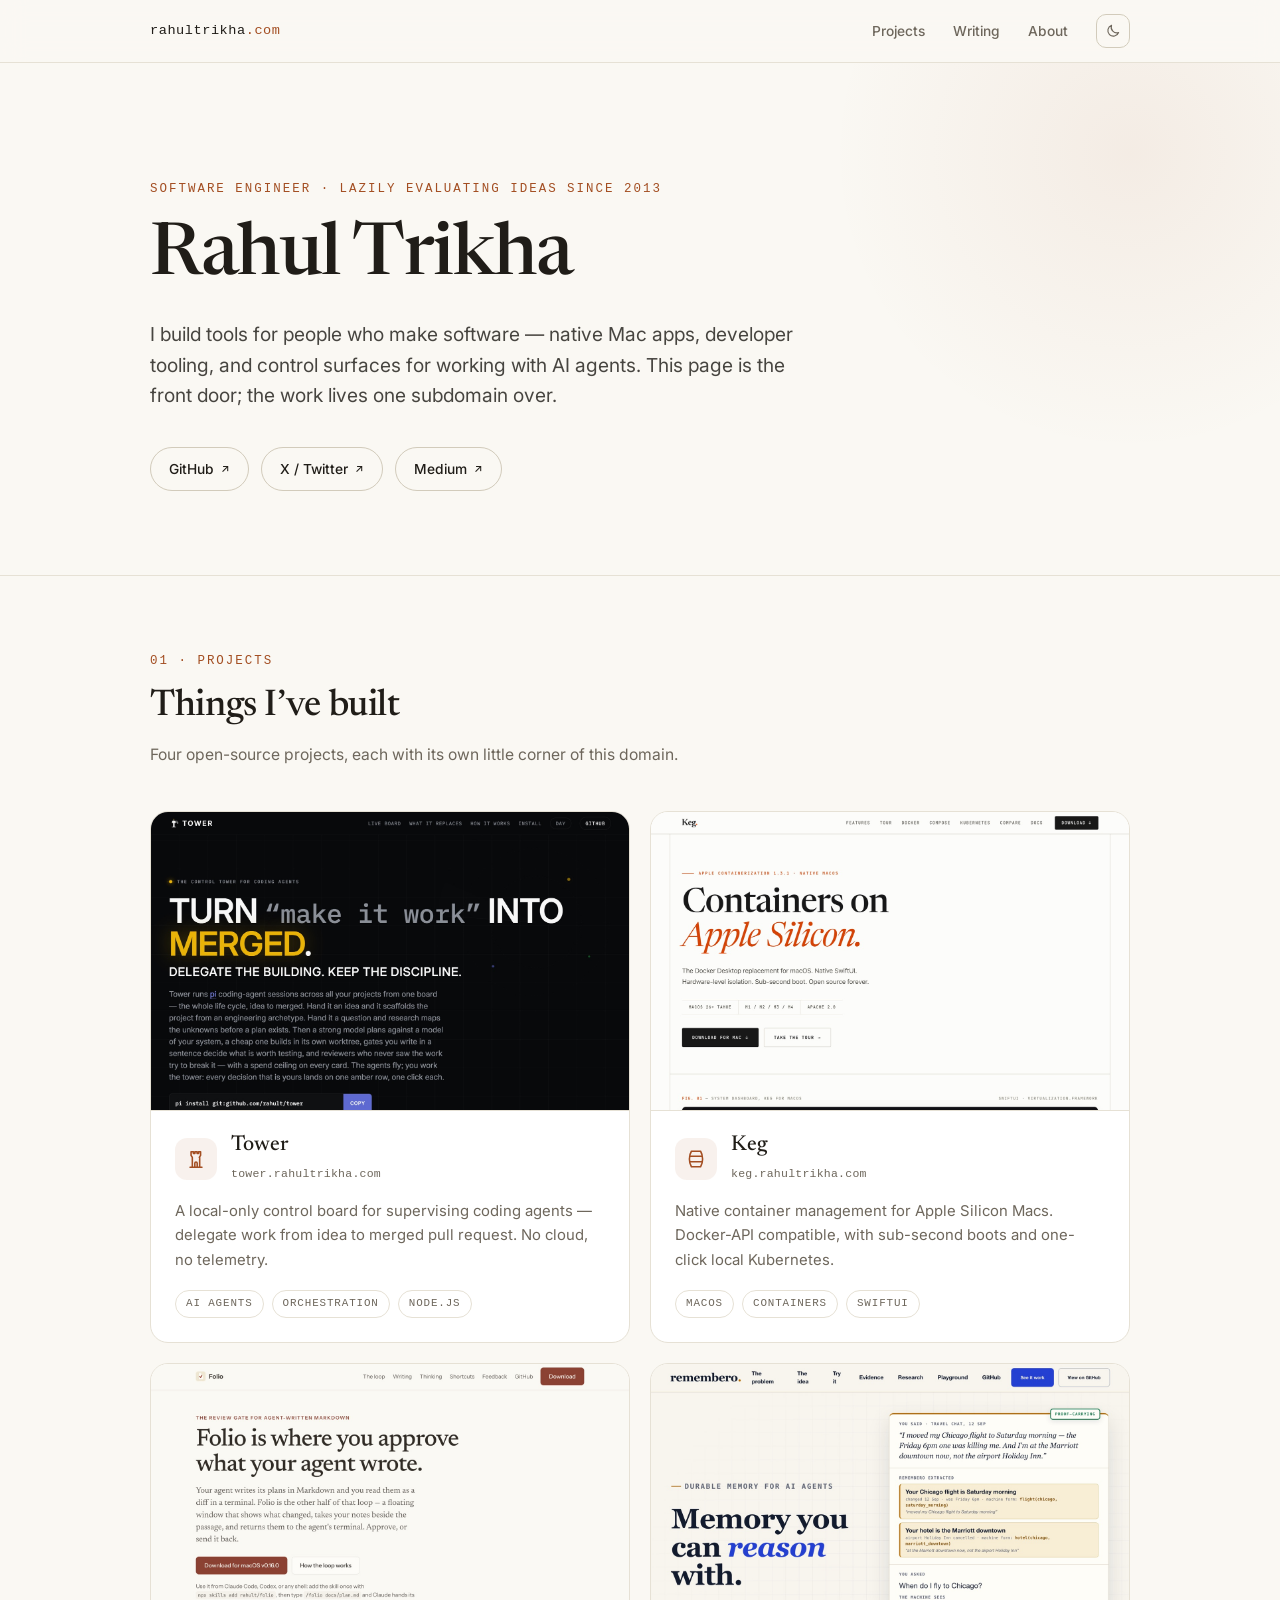
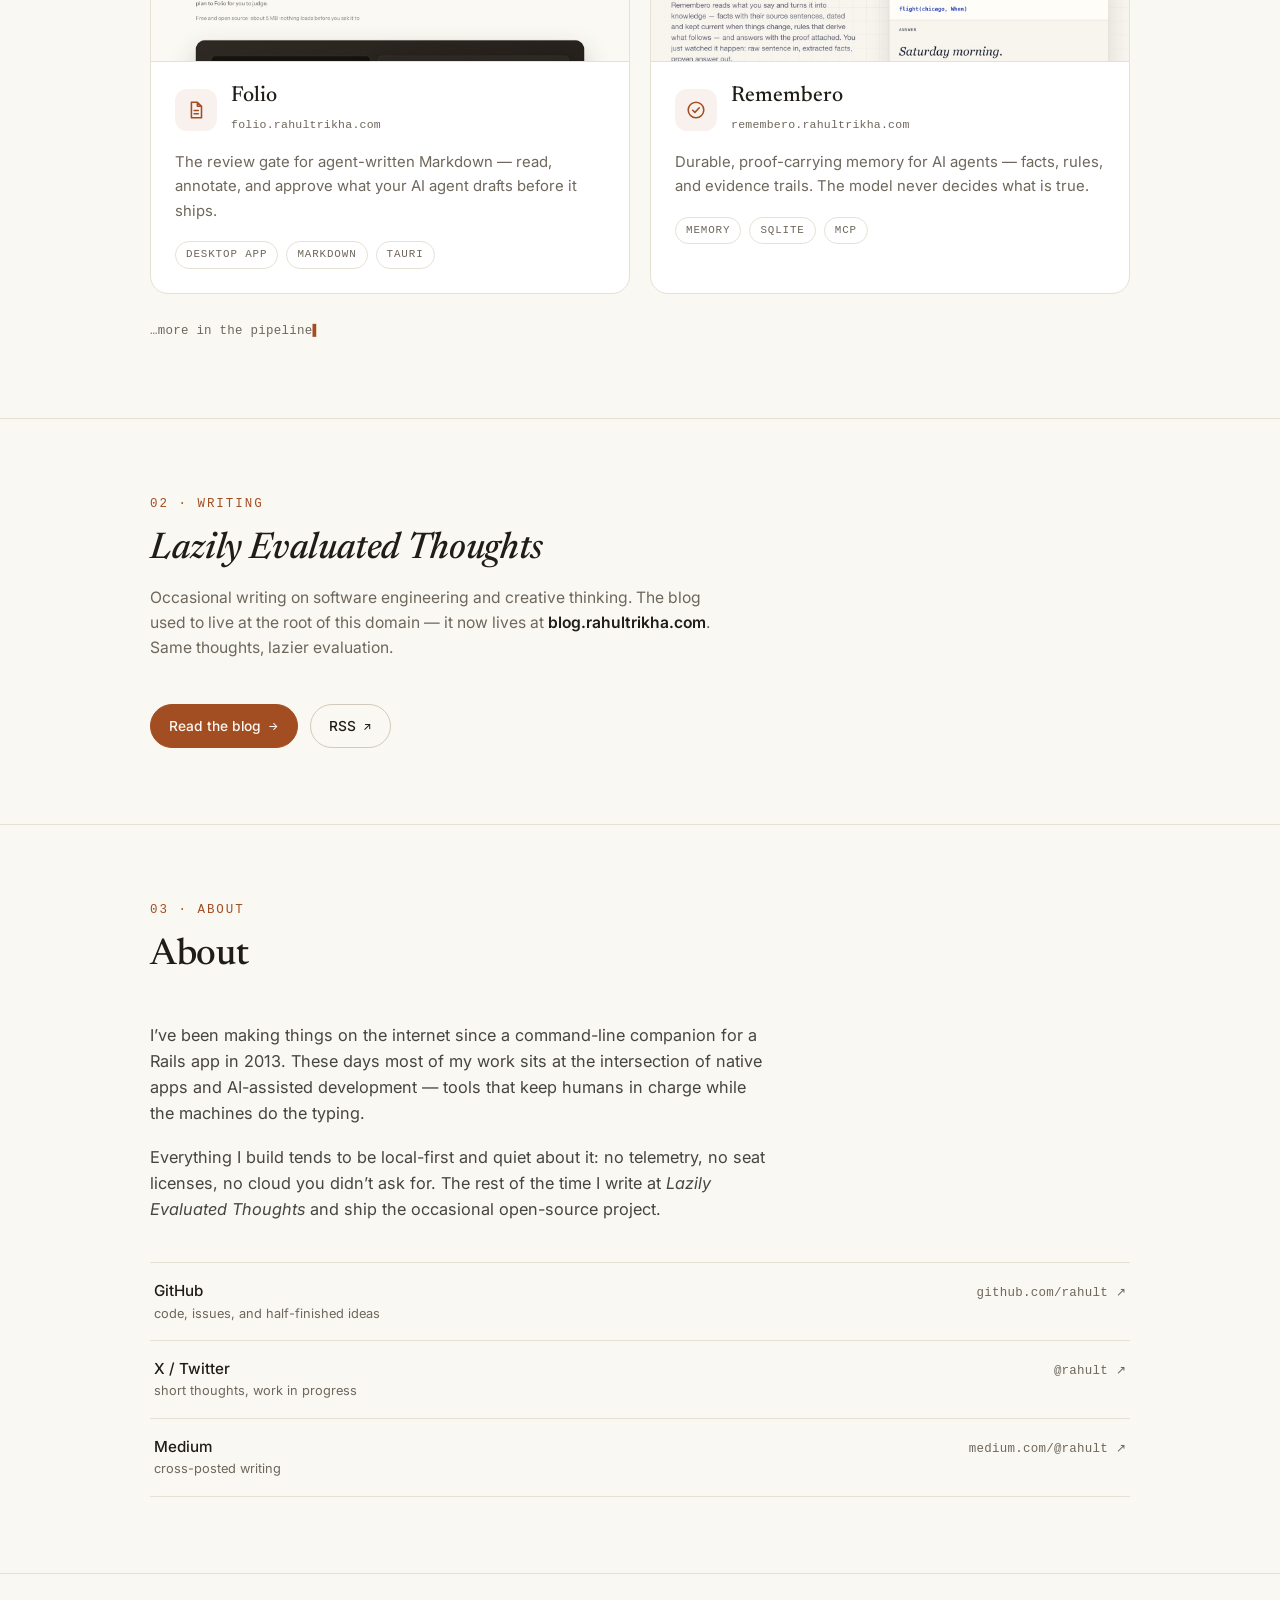
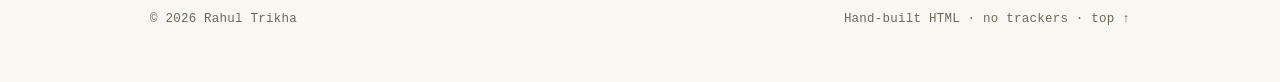
<file: index.html>
<!doctype html>
<html lang="en">
<head>
  <meta charset="utf-8">
  <meta name="viewport" content="width=device-width, initial-scale=1">
  <title>Rahul Trikha — Software Engineer</title>
  <meta name="description" content="Rahul Trikha builds native Mac apps and tools for working with AI agents — Tower, Keg, Folio, Remembero. Writing at Lazily Evaluated Thoughts, now at blog.rahultrikha.com.">
  <link rel="canonical" href="https://rahultrikha.com/">
  <meta property="og:type" content="website">
  <meta property="og:site_name" content="Rahul Trikha">
  <meta property="og:title" content="Rahul Trikha — Software Engineer">
  <meta property="og:description" content="Native Mac apps and tools for working with AI agents. Writing at Lazily Evaluated Thoughts.">
  <meta property="og:url" content="https://rahultrikha.com/">
  <meta name="twitter:card" content="summary">
  <meta name="theme-color" content="#FAF8F3" media="(prefers-color-scheme: light)">
  <meta name="theme-color" content="#161310" media="(prefers-color-scheme: dark)">
  <link rel="icon" type="image/svg+xml" href="favicon.svg">
  <link rel="preconnect" href="https://fonts.googleapis.com">
  <link rel="preconnect" href="https://fonts.gstatic.com" crossorigin>
  <link rel="stylesheet" href="https://fonts.googleapis.com/css2?family=Inter:wght@400;500;600&family=Newsreader:ital,opsz,wght@0,6..72,400;0,6..72,500;0,6..72,600;1,6..72,400;1,6..72,500&display=swap">
  <link rel="stylesheet" href="styles.css">
  <script>
    (function () {
      var theme = null;
      try {
        var param = new URLSearchParams(location.search).get('theme');
        if (param === 'dark' || param === 'light') theme = param;
        else theme = localStorage.getItem('theme');
      } catch (e) {}
      if (theme !== 'dark' && theme !== 'light') {
        theme = matchMedia('(prefers-color-scheme: dark)').matches ? 'dark' : 'light';
      }
      document.documentElement.dataset.theme = theme;
      document.documentElement.classList.add('js');
    })();
  </script>
  <script type="application/ld+json">
  {
    "@context": "https://schema.org",
    "@type": "Person",
    "name": "Rahul Trikha",
    "url": "https://rahultrikha.com/",
    "jobTitle": "Software Engineer",
    "sameAs": [
      "https://github.com/rahult",
      "https://x.com/rahult",
      "https://medium.com/@rahult"
    ]
  }
  </script>
</head>
<body>
  <a class="skip" href="#main">Skip to content</a>

  <header class="site-head">
    <div class="container head-inner">
      <a class="wordmark" href="/">rahultrikha<span>.com</span></a>
      <nav aria-label="Main">
        <a href="#projects">Projects</a>
        <a href="#writing">Writing</a>
        <a href="#about">About</a>
        <button id="theme-toggle" type="button" aria-label="Toggle dark mode">
          <svg class="icon-moon" viewBox="0 0 24 24" aria-hidden="true"><path d="M20.4 14.2A8.3 8.3 0 0 1 9.8 3.6a8.3 8.3 0 1 0 10.6 10.6Z"/></svg>
          <svg class="icon-sun" viewBox="0 0 24 24" aria-hidden="true"><circle cx="12" cy="12" r="4.2"/><path d="M12 2.5v2.4M12 19.1v2.4M2.5 12h2.4M19.1 12h2.4M5 5l1.7 1.7M17.3 17.3 19 19M19 5l-1.7 1.7M6.7 17.3 5 19"/></svg>
        </button>
      </nav>
    </div>
  </header>

  <main id="main">
    <section class="hero">
      <div class="container">
        <p class="kicker reveal">Software engineer · lazily evaluating ideas since 2013</p>
        <h1 class="reveal">Rahul Trikha</h1>
        <p class="lede reveal">I build tools for people who make software — native Mac apps, developer
          tooling, and control surfaces for working with AI agents. This page is the front
          door; the work lives one subdomain over.</p>
        <div class="hero-links reveal">
          <a class="btn" href="https://github.com/rahult" rel="me">GitHub <span aria-hidden="true">↗</span></a>
          <a class="btn" href="https://x.com/rahult" rel="me">X / Twitter <span aria-hidden="true">↗</span></a>
          <a class="btn" href="https://medium.com/@rahult" rel="me">Medium <span aria-hidden="true">↗</span></a>
        </div>
        <!-- To add a photo, drop image into this folder and uncomment:
        <img class="avatar" src="photo.jpg" alt="Portrait of Rahul Trikha" width="96" height="96">
        -->
      </div>
    </section>

    <section id="projects" class="section">
      <div class="container">
        <div class="sec-head reveal">
          <span class="label mono">01 · Projects</span>
          <h2>Things I’ve built</h2>
          <p class="sec-sub">Four open-source projects, each with its own little corner of this domain.</p>
        </div>

        <div class="grid">
          <!-- To add a project, copy one of these <a class="card"> blocks and edit it. -->
          <a class="card reveal" href="https://tower.rahultrikha.com/">
            <span class="card-media" aria-hidden="true"><img src="screenshots/tower.jpg" alt="" width="1440" height="900" loading="lazy"></span>
            <div class="card-body">
            <div class="card-top">
              <span class="glyph" aria-hidden="true">
                <svg viewBox="0 0 24 24"><path d="M5.5 21h13M8 21V10.2M16 21V10.2M8 10.2 6.6 8V4h2.6v2h1.6V4h2.4v2h1.6V4H17v4l-1.4 2.2M10.7 21v-4.4a1.3 1.3 0 0 1 2.6 0V21"/></svg>
              </span>
              <div>
                <h3>Tower</h3>
                <span class="card-url mono">tower.rahultrikha.com</span>
              </div>
            </div>
            <p>A local-only control board for supervising coding agents — delegate work from
              idea to merged pull request. No cloud, no telemetry.</p>
            <ul class="tags" role="list">
              <li>AI agents</li>
              <li>Orchestration</li>
              <li>Node.js</li>
            </ul>
            </div>
          </a>

          <a class="card reveal" href="https://keg.rahultrikha.com/">
            <span class="card-media" aria-hidden="true"><img src="screenshots/keg.jpg" alt="" width="1440" height="900" loading="lazy"></span>
            <div class="card-body">
            <div class="card-top">
              <span class="glyph" aria-hidden="true">
                <svg viewBox="0 0 24 24"><path d="M7 3.5h10c1.4 2.2 2.2 5.2 2.2 8.5s-.8 6.3-2.2 8.5H7c-1.4-2.2-2.2-5.2-2.2-8.5S5.6 5.7 7 3.5ZM5.1 9h13.8M5.1 15h13.8"/></svg>
              </span>
              <div>
                <h3>Keg</h3>
                <span class="card-url mono">keg.rahultrikha.com</span>
              </div>
            </div>
            <p>Native container management for Apple Silicon Macs. Docker-API compatible, with
              sub-second boots and one-click local Kubernetes.</p>
            <ul class="tags" role="list">
              <li>macOS</li>
              <li>Containers</li>
              <li>SwiftUI</li>
            </ul>
            </div>
          </a>

          <a class="card reveal" href="https://folio.rahultrikha.com/">
            <span class="card-media" aria-hidden="true"><img src="screenshots/folio.jpg" alt="" width="1440" height="900" loading="lazy"></span>
            <div class="card-body">
            <div class="card-top">
              <span class="glyph" aria-hidden="true">
                <svg viewBox="0 0 24 24"><path d="M7 3.5h6.5L18 8v12.5H7zM13.5 3.5V8H18M10 12.5h4.5M10 16h4.5"/></svg>
              </span>
              <div>
                <h3>Folio</h3>
                <span class="card-url mono">folio.rahultrikha.com</span>
              </div>
            </div>
            <p>The review gate for agent-written Markdown — read, annotate, and approve what
              your AI agent drafts before it ships.</p>
            <ul class="tags" role="list">
              <li>Desktop app</li>
              <li>Markdown</li>
              <li>Tauri</li>
            </ul>
            </div>
          </a>

          <a class="card reveal" href="https://remembero.rahultrikha.com/">
            <span class="card-media" aria-hidden="true"><img src="screenshots/remembero.jpg" alt="" width="1440" height="900" loading="lazy"></span>
            <div class="card-body">
            <div class="card-top">
              <span class="glyph" aria-hidden="true">
                <svg viewBox="0 0 24 24"><circle cx="12" cy="12" r="8.5"/><path d="m8.4 12.2 2.4 2.4 4.8-5"/></svg>
              </span>
              <div>
                <h3>Remembero</h3>
                <span class="card-url mono">remembero.rahultrikha.com</span>
              </div>
            </div>
            <p>Durable, proof-carrying memory for AI agents — facts, rules, and evidence
              trails. The model never decides what is true.</p>
            <ul class="tags" role="list">
              <li>Memory</li>
              <li>SQLite</li>
              <li>MCP</li>
            </ul>
            </div>
          </a>
        </div>

        <p class="pipeline mono reveal">…more in the pipeline<span class="cursor" aria-hidden="true">▌</span></p>
      </div>
    </section>

    <section id="writing" class="section">
      <div class="container">
        <div class="sec-head reveal">
          <span class="label mono">02 · Writing</span>
          <h2><em>Lazily Evaluated Thoughts</em></h2>
          <p class="sec-sub">Occasional writing on software engineering and creative thinking. The blog
            used to live at the root of this domain — it now lives at
            <strong>blog.rahultrikha.com</strong>. Same thoughts, lazier evaluation.</p>
        </div>
        <div class="hero-links reveal">
          <a class="btn btn-solid" href="https://blog.rahultrikha.com/">Read the blog <span aria-hidden="true">→</span></a>
          <a class="btn" href="https://blog.rahultrikha.com/atom.xml">RSS <span aria-hidden="true">↗</span></a>
        </div>
      </div>
    </section>

    <section id="about" class="section">
      <div class="container">
        <div class="sec-head reveal">
          <span class="label mono">03 · About</span>
          <h2>About</h2>
        </div>
        <div class="bio reveal">
          <p>I’ve been making things on the internet since a command-line companion for a Rails
            app in 2013. These days most of my work sits at the intersection of native apps and
            AI-assisted development — tools that keep humans in charge while the machines do
            the typing.</p>
          <p>Everything I build tends to be local-first and quiet about it: no telemetry, no
            seat licenses, no cloud you didn’t ask for. The rest of the time I write at
            <em>Lazily Evaluated Thoughts</em> and ship the occasional open-source project.</p>
        </div>

        <ul class="elsewhere reveal" role="list">
          <li>
            <a href="https://github.com/rahult" rel="me">
              <span class="where">GitHub <small>code, issues, and half-finished ideas</small></span>
              <span class="handle mono">github.com/rahult <span aria-hidden="true">↗</span></span>
            </a>
          </li>
          <li>
            <a href="https://x.com/rahult" rel="me">
              <span class="where">X / Twitter <small>short thoughts, work in progress</small></span>
              <span class="handle mono">@rahult <span aria-hidden="true">↗</span></span>
            </a>
          </li>
          <li>
            <a href="https://medium.com/@rahult" rel="me">
              <span class="where">Medium <small>cross-posted writing</small></span>
              <span class="handle mono">medium.com/@rahult <span aria-hidden="true">↗</span></span>
            </a>
          </li>
        </ul>
      </div>
    </section>
  </main>

  <footer class="site-foot">
    <div class="container foot-inner">
      <span class="mono">© 2026 Rahul Trikha</span>
      <span class="mono">Hand-built HTML · no trackers · <a href="#main">top ↑</a></span>
    </div>
  </footer>

  <script src="script.js" defer></script>
</body>
</html>
</file>
<file: styles.css>
/* ————————————————————————————————
   rahultrikha.com — hand-built, no framework
   Palette and type live in the :root variables below.
   ———————————————————————————————— */

* { box-sizing: border-box; margin: 0; padding: 0; }

:root {
  --bg: #FAF8F3;
  --bg-glass: rgba(250, 248, 243, 0.82);
  --card: #FFFFFF;
  --ink: #201D18;
  --ink-soft: rgba(32, 29, 24, 0.82);
  --muted: #6E675C;
  --line: #E6E1D5;
  --line-strong: #D2CBBB;
  --accent: #A34E22;
  --accent-soft: rgba(163, 78, 34, 0.08);
  --glow: rgba(163, 78, 34, 0.07);
  --shadow: 0 1px 2px rgba(32, 29, 24, 0.04), 0 14px 36px -18px rgba(32, 29, 24, 0.22);
  --serif: "Newsreader", Georgia, "Times New Roman", serif;
  --sans: "Inter", system-ui, -apple-system, "Segoe UI", sans-serif;
  --mono: ui-monospace, "SF Mono", "Cascadia Mono", Menlo, Consolas, monospace;
}

:root[data-theme="dark"] {
  --bg: #161310;
  --bg-glass: rgba(22, 19, 16, 0.82);
  --card: #1E1A16;
  --ink: #EDE7DC;
  --ink-soft: rgba(237, 231, 220, 0.85);
  --muted: #A69E90;
  --line: #2C2721;
  --line-strong: #403A30;
  --accent: #E08A52;
  --accent-soft: rgba(224, 138, 82, 0.10);
  --glow: rgba(224, 138, 82, 0.05);
  --shadow: 0 1px 2px rgba(0, 0, 0, 0.3), 0 14px 36px -18px rgba(0, 0, 0, 0.55);
}

/* No-JS visitors still get their preferred scheme */
@media (prefers-color-scheme: dark) {
  :root:not([data-theme]) {
    --bg: #161310;
    --bg-glass: rgba(22, 19, 16, 0.82);
    --card: #1E1A16;
    --ink: #EDE7DC;
    --ink-soft: rgba(237, 231, 220, 0.85);
    --muted: #A69E90;
    --line: #2C2721;
    --line-strong: #403A30;
    --accent: #E08A52;
    --accent-soft: rgba(224, 138, 82, 0.10);
    --glow: rgba(224, 138, 82, 0.05);
    --shadow: 0 1px 2px rgba(0, 0, 0, 0.3), 0 14px 36px -18px rgba(0, 0, 0, 0.55);
  }
}

html {
  scroll-behavior: smooth;
  scroll-padding-top: 84px;
}

body {
  font-family: var(--sans);
  background: var(--bg);
  color: var(--ink);
  line-height: 1.6;
  font-size: 16px;
  -webkit-font-smoothing: antialiased;
  text-rendering: optimizeLegibility;
}

::selection { background: var(--accent-soft); }

a { color: inherit; text-decoration: none; }

:focus-visible {
  outline: 2px solid var(--accent);
  outline-offset: 3px;
  border-radius: 4px;
}

.container {
  max-width: 1060px;
  margin-inline: auto;
  padding-inline: clamp(20px, 5vw, 40px);
}

.mono {
  font-family: var(--mono);
  font-size: 0.78rem;
  letter-spacing: 0.02em;
}

.skip {
  position: absolute;
  left: -9999px;
  top: 12px;
  z-index: 100;
  background: var(--card);
  border: 1px solid var(--line-strong);
  padding: 8px 14px;
  border-radius: 8px;
}
.skip:focus { left: 12px; }

/* ———— Header ———— */

.site-head {
  position: sticky;
  top: 0;
  z-index: 10;
  background: var(--bg-glass);
  -webkit-backdrop-filter: blur(12px);
  backdrop-filter: blur(12px);
  border-bottom: 1px solid var(--line);
}

.head-inner {
  display: flex;
  align-items: center;
  justify-content: space-between;
  height: 62px;
}

.wordmark {
  font-family: var(--mono);
  font-size: 0.85rem;
  letter-spacing: 0.04em;
}
.wordmark span { color: var(--accent); }

.site-head nav {
  display: flex;
  align-items: center;
  gap: clamp(14px, 3vw, 28px);
}

.site-head nav a {
  font-size: 0.86rem;
  font-weight: 500;
  color: var(--muted);
  transition: color 0.15s ease;
}
.site-head nav a:hover { color: var(--ink); }

#theme-toggle {
  display: grid;
  place-items: center;
  width: 34px;
  height: 34px;
  border: 1px solid var(--line-strong);
  border-radius: 10px;
  background: transparent;
  color: var(--muted);
  cursor: pointer;
  transition: color 0.15s ease, border-color 0.15s ease, background 0.15s ease;
}
#theme-toggle:hover {
  color: var(--accent);
  border-color: var(--accent);
  background: var(--accent-soft);
}
#theme-toggle svg {
  width: 16px;
  height: 16px;
  fill: none;
  stroke: currentColor;
  stroke-width: 1.7;
  stroke-linecap: round;
  stroke-linejoin: round;
}
:root[data-theme="light"] .icon-sun { display: none; }
:root[data-theme="light"] .icon-moon { display: block; }
:root[data-theme="dark"] .icon-sun { display: block; }
:root[data-theme="dark"] .icon-moon { display: none; }

/* ———— Hero ———— */

.hero {
  position: relative;
  padding: clamp(76px, 13vh, 132px) 0 84px;
  overflow: hidden;
}

.hero::before {
  content: "";
  position: absolute;
  top: -220px;
  right: -160px;
  width: 620px;
  height: 620px;
  border-radius: 50%;
  background: radial-gradient(circle, var(--glow), transparent 68%);
  pointer-events: none;
}

.kicker {
  font-family: var(--mono);
  font-size: 0.78rem;
  text-transform: uppercase;
  letter-spacing: 0.16em;
  color: var(--accent);
  margin-bottom: 20px;
}

h1 {
  font-family: var(--serif);
  font-weight: 500;
  font-size: clamp(2.7rem, 7.5vw, 4.5rem);
  line-height: 1.04;
  letter-spacing: -0.02em;
  margin-bottom: 24px;
}

.lede {
  font-size: clamp(1.05rem, 1.8vw, 1.2rem);
  color: var(--ink-soft);
  max-width: 34em;
}

.hero-links {
  display: flex;
  flex-wrap: wrap;
  gap: 12px;
  margin-top: 36px;
}

.btn {
  display: inline-flex;
  align-items: center;
  gap: 7px;
  font-size: 0.86rem;
  font-weight: 500;
  padding: 10px 18px;
  border: 1px solid var(--line-strong);
  border-radius: 999px;
  color: var(--ink);
  transition: color 0.15s ease, border-color 0.15s ease, background 0.15s ease,
    transform 0.15s ease;
}
.btn:hover {
  color: var(--accent);
  border-color: var(--accent);
  background: var(--accent-soft);
  transform: translateY(-1px);
}
.btn span { font-size: 0.8em; }

.btn-solid {
  background: var(--accent);
  border-color: var(--accent);
  color: var(--bg);
}
.btn-solid:hover {
  color: var(--bg);
  background: var(--accent);
  filter: brightness(1.08);
}

/* ———— Sections ———— */

.section {
  border-top: 1px solid var(--line);
  padding: 76px 0;
}

.sec-head { margin-bottom: 44px; }

.label {
  display: block;
  text-transform: uppercase;
  letter-spacing: 0.16em;
  color: var(--accent);
  margin-bottom: 14px;
}

h2 {
  font-family: var(--serif);
  font-weight: 500;
  font-size: clamp(1.7rem, 3.4vw, 2.3rem);
  letter-spacing: -0.01em;
  line-height: 1.15;
}
h2 em { font-style: italic; }

.sec-sub {
  margin-top: 14px;
  color: var(--muted);
  max-width: 58ch;
  font-size: 0.98rem;
}
.sec-sub strong { color: var(--ink); font-weight: 600; }

/* ———— Project cards ———— */

.grid {
  display: grid;
  grid-template-columns: repeat(2, 1fr);
  gap: 20px;
}

.card {
  display: block;
  background: var(--card);
  border: 1px solid var(--line);
  border-radius: 18px;
  padding: 0;
  overflow: hidden;
  transition: transform 0.22s ease, box-shadow 0.22s ease, border-color 0.22s ease;
}
.card:hover {
  transform: translateY(-3px);
  box-shadow: var(--shadow);
  border-color: var(--line-strong);
}

.card-media {
  display: block;
}
.card-media img {
  display: block;
  width: 100%;
  height: auto;
  aspect-ratio: 16 / 10;
  object-fit: cover;
  border-bottom: 1px solid var(--line);
  background: var(--bg);
}

.card-body {
  padding: 22px 24px 24px;
}

.card-top {
  display: flex;
  align-items: center;
  gap: 14px;
  margin-bottom: 14px;
}

.glyph {
  flex: none;
  display: grid;
  place-items: center;
  width: 42px;
  height: 42px;
  border-radius: 12px;
  background: var(--accent-soft);
  color: var(--accent);
}
.glyph svg {
  width: 22px;
  height: 22px;
  fill: none;
  stroke: currentColor;
  stroke-width: 1.7;
  stroke-linecap: round;
  stroke-linejoin: round;
}

.card h3 {
  font-family: var(--serif);
  font-weight: 500;
  font-size: 1.35rem;
  line-height: 1.2;
}

.card-url {
  color: var(--muted);
  font-size: 0.72rem;
}
.card:hover .card-url { color: var(--accent); }

.card p {
  font-size: 0.93rem;
  color: var(--muted);
  line-height: 1.65;
}

.tags {
  display: flex;
  flex-wrap: wrap;
  gap: 8px;
  margin-top: 18px;
  list-style: none;
}
.tags li {
  font-family: var(--mono);
  font-size: 0.68rem;
  text-transform: uppercase;
  letter-spacing: 0.08em;
  color: var(--muted);
  border: 1px solid var(--line);
  border-radius: 999px;
  padding: 4px 10px;
}

.pipeline {
  margin-top: 28px;
  color: var(--muted);
  font-size: 0.78rem;
}
.cursor {
  animation: blink 1.2s steps(1) infinite;
  color: var(--accent);
}
@keyframes blink { 50% { opacity: 0; } }

/* ———— About ———— */

.bio p {
  max-width: 62ch;
  font-size: 1.02rem;
  color: var(--ink-soft);
  margin-bottom: 18px;
}

.elsewhere {
  list-style: none;
  margin-top: 40px;
  border-top: 1px solid var(--line);
}

.elsewhere a {
  display: flex;
  align-items: baseline;
  justify-content: space-between;
  gap: 16px;
  flex-wrap: wrap;
  padding: 16px 4px;
  border-bottom: 1px solid var(--line);
  transition: padding-left 0.18s ease, background 0.18s ease;
}
.elsewhere a:hover {
  padding-left: 12px;
  background: var(--accent-soft);
}

.where {
  font-size: 0.95rem;
  font-weight: 500;
}
.where small {
  display: block;
  font-weight: 400;
  font-size: 0.8rem;
  color: var(--muted);
}
.elsewhere a:hover .where { color: var(--accent); }

.handle {
  color: var(--muted);
  font-size: 0.78rem;
}
.elsewhere a:hover .handle { color: var(--accent); }

/* ———— Footer ———— */

.site-foot {
  border-top: 1px solid var(--line);
  padding: 36px 0 52px;
}
.foot-inner {
  display: flex;
  justify-content: space-between;
  flex-wrap: wrap;
  gap: 12px;
  color: var(--muted);
  font-size: 0.75rem;
}
.site-foot a { color: var(--muted); }
.site-foot a:hover { color: var(--accent); }

/* ———— 404 ———— */

.notfound {
  max-width: 720px;
  margin-inline: auto;
  padding: clamp(90px, 18vh, 160px) clamp(20px, 5vw, 40px);
}
.notfound h1 {
  font-size: clamp(2rem, 5vw, 3rem);
  margin-bottom: 16px;
}
.notfound p { color: var(--muted); }
.notfound a { color: var(--accent); }
.notfound a:hover { text-decoration: underline; }

/* ———— Reveal animation (JS adds .in when scrolled into view) ———— */

.js .reveal {
  opacity: 0;
  transform: translateY(14px);
  transition: opacity 0.55s ease, transform 0.55s ease;
  transition-delay: var(--d, 0ms);
}
.js .reveal.in {
  opacity: 1;
  transform: none;
}

/* ———— Responsive ———— */

@media (max-width: 740px) {
  .grid { grid-template-columns: 1fr; }
  .section { padding: 60px 0; }
}

@media (max-width: 480px) {
  .site-head nav a { font-size: 0.8rem; }
  .head-inner { height: 56px; }
  html { scroll-padding-top: 72px; }
}

/* ———— Reduced motion ———— */

@media (prefers-reduced-motion: reduce) {
  html { scroll-behavior: auto; }
  *, *::before, *::after {
    animation-duration: 0.01ms !important;
    animation-iteration-count: 1 !important;
    transition-duration: 0.01ms !important;
  }
  .js .reveal { opacity: 1; transform: none; }
  .cursor { animation: none; }
}
</file>
